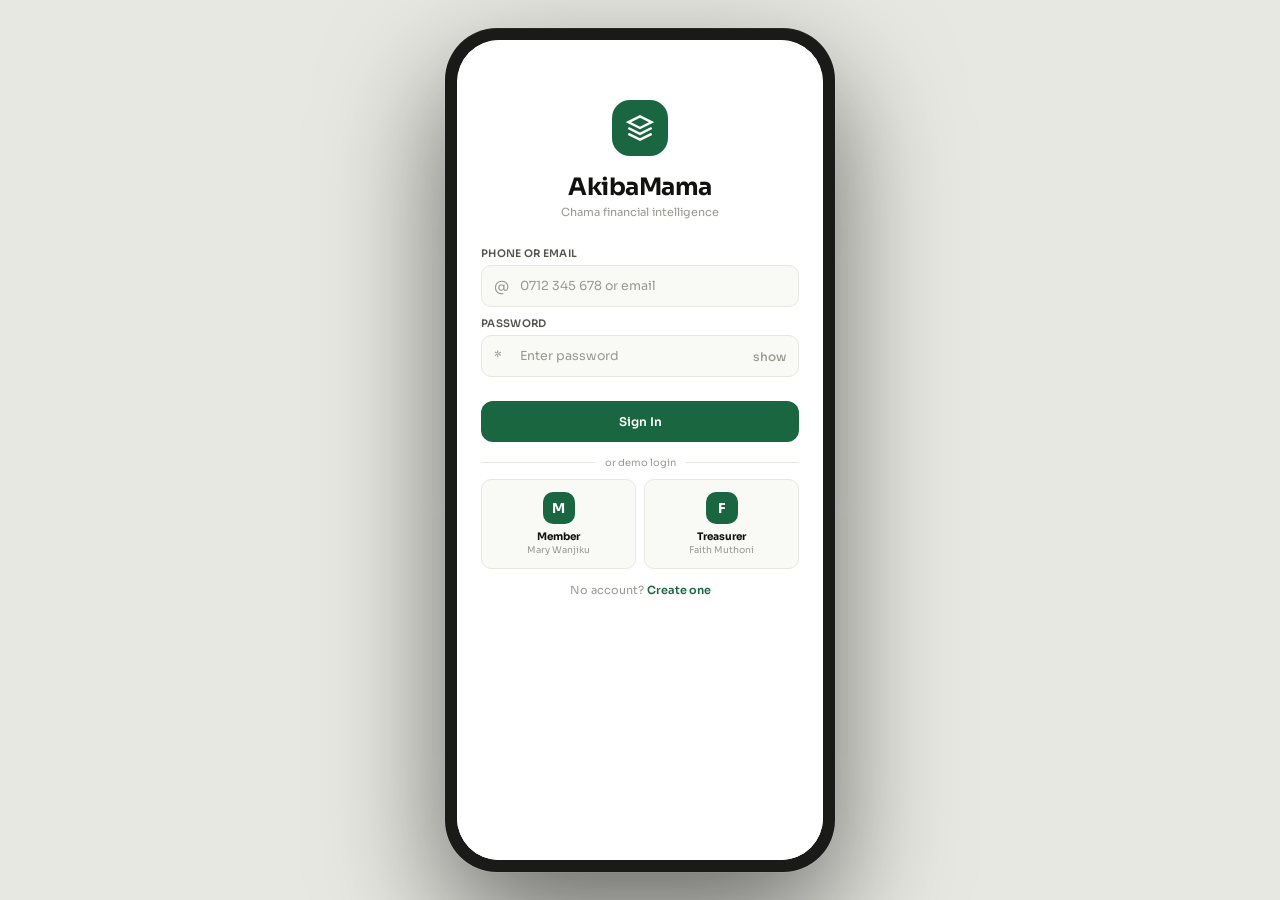
<file: index.html>
<!DOCTYPE html>
<html lang="en">
<head>
<meta charset="UTF-8">
<meta name="viewport" content="width=device-width, initial-scale=1.0, maximum-scale=1.0">
<title>AkibaMama</title>
<link href="https://fonts.googleapis.com/css2?family=Sora:wght@300;400;500;600;700&family=IBM+Plex+Mono:wght@400;500&display=swap" rel="stylesheet">
<link rel="stylesheet" href="style.css">
</head>
<body>
<div class="phone">
<div class="screen">

<!-- STATUS BAR -->
<div class="sbar">
  <span id="app-clock" style="font-size:0.72rem">9:41</span>
  <div style="display:flex;gap:5px;align-items:center">
    <svg width="14" height="10" viewBox="0 0 14 10" fill="none"><rect x="0" y="4" width="2" height="6" rx="0.5" fill="#111"/><rect x="3" y="2.5" width="2" height="7.5" rx="0.5" fill="#111"/><rect x="6" y="1" width="2" height="9" rx="0.5" fill="#111"/><rect x="9" y="0" width="2" height="10" rx="0.5" fill="#111"/></svg>
    <svg width="12" height="10" viewBox="0 0 12 10" fill="none"><rect x="0.5" y="0.5" width="10" height="8" rx="1.5" stroke="#111" stroke-width="1"/><rect x="2" y="2" width="5.5" height="5" rx="0.5" fill="#111"/><path d="M11 3.5v3" stroke="#111" stroke-width="1.2" stroke-linecap="round"/></svg>
  </div>
</div>

<!-- LOGIN -->
<div class="login-screen" id="login-screen">
  <div class="login-mark">
    <svg viewBox="0 0 24 24"><path d="M12 2L2 7l10 5 10-5-10-5z"/><path d="M2 17l10 5 10-5M2 12l10 5 10-5"/></svg>
  </div>
  <div class="login-title">AkibaMama</div>
  <div class="login-sub">Chama financial intelligence</div>

  <!-- SIGN IN -->
  <div class="auth-panel" id="auth-signin">
    <label class="flabel">Phone or Email</label>
    <div class="afield-wrap">
      <span class="afield-icon">@</span>
      <input class="afield" id="si-phone" placeholder="0712 345 678 or email" type="text">
    </div>
    <label class="flabel" style="margin-top:8px">Password</label>
    <div class="afield-wrap">
      <span class="afield-icon">*</span>
      <input class="afield" id="si-password" placeholder="Enter password" type="password">
      <span class="aeye" onclick="togglePwd('si-password',this)">show</span>
    </div>
    <div id="si-error" class="aerror"></div>
    <button class="btn btn-primary btn-full" onclick="doSignIn()" style="margin-top:14px;border-radius:12px;padding:13px">Sign In</button>
    <div class="auth-divider"><span>or demo login</span></div>
    <div class="demo-cards">
      <div class="demo-card" onclick="loginDemo('member')">
        <div class="dc-initial">M</div>
        <div class="dc-role">Member</div>
        <div class="dc-name">Mary Wanjiku</div>
      </div>
      <div class="demo-card" onclick="loginDemo('treasurer')">
        <div class="dc-initial">F</div>
        <div class="dc-role">Treasurer</div>
        <div class="dc-name">Faith Muthoni</div>
      </div>
    </div>
    <div class="auth-switch">No account? <span onclick="showSignUp()">Create one</span></div>
  </div>

  <!-- SIGN UP -->
  <div class="auth-panel hidden" id="auth-signup">
    <div style="display:flex;align-items:center;gap:8px;margin-bottom:18px">
      <button onclick="showSignIn()" style="background:var(--surface2);border:1px solid var(--border);border-radius:8px;padding:5px 10px;font-size:0.72rem;cursor:pointer;font-family:Sora,sans-serif">Back</button>
      <span style="font-size:0.95rem;font-weight:700;color:var(--text)">Create Account</span>
    </div>
    <div class="fgroup">
      <label class="flabel">Full Name</label>
      <div class="afield-wrap"><span class="afield-icon">A</span><input class="afield" id="su-name" placeholder="Jane Wanjiru" type="text"></div>
    </div>
    <div class="frow">
      <div class="fgroup">
        <label class="flabel">Phone</label>
        <div class="afield-wrap"><span class="afield-icon">#</span><input class="afield" id="su-phone" placeholder="0712 345 678" type="tel"></div>
      </div>
      <div class="fgroup">
        <label class="flabel">Role</label>
        <select class="afield" id="su-role" style="padding-left:14px">
          <option value="">Select...</option>
          <option value="member">Member</option>
          <option value="treasurer">Treasurer</option>
          <option value="secretary">Secretary</option>
        </select>
      </div>
    </div>
    <div class="fgroup">
      <label class="flabel">Chama Name</label>
      <div class="afield-wrap"><span class="afield-icon">~</span><input class="afield" id="su-chama" placeholder="e.g. Bidii Women Chama" type="text"></div>
    </div>
    <div class="fgroup">
      <label class="flabel">Password <span style="color:var(--text3);font-size:0.56rem;font-weight:400;text-transform:none">— must be strong</span></label>
      <div class="afield-wrap">
        <span class="afield-icon">*</span>
        <input class="afield" id="su-pwd" placeholder="Create strong password" type="password" oninput="checkPwd(this.value)">
        <span class="aeye" onclick="togglePwd('su-pwd',this)">show</span>
      </div>
      <div class="pwd-meter" id="pwd-meter">
        <div class="pwd-bars"><div class="pwd-bar" id="pb1"></div><div class="pwd-bar" id="pb2"></div><div class="pwd-bar" id="pb3"></div><div class="pwd-bar" id="pb4"></div></div>
        <div class="pwd-lbl" id="pwd-lbl"></div>
        <div class="pwd-hints" id="pwd-hints"></div>
      </div>
    </div>
    <div class="fgroup">
      <label class="flabel">Confirm Password</label>
      <div class="afield-wrap"><span class="afield-icon">*</span><input class="afield" id="su-pwd2" placeholder="Repeat password" type="password"><span class="aeye" onclick="togglePwd('su-pwd2',this)">show</span></div>
    </div>
    <div id="su-error" class="aerror"></div>
    <button class="btn btn-primary btn-full" onclick="doSignUp()" style="margin-top:14px;border-radius:12px;padding:13px">Create Account</button>
    <div class="auth-switch">Have an account? <span onclick="showSignIn()">Sign In</span></div>
  </div>
</div>

<!-- ROLE CHIP -->
<div class="role-chip" id="role-chip" onclick="switchRole()">Switch role</div>

<!-- ══ TREASURER HOME ══ -->
<div class="view active" id="view-home">
  <div class="home-top">
    <div class="home-greet" id="t-greet">Good morning,</div>
    <div class="home-name" id="t-name">Faith Muthoni</div>
    <div class="home-bal-card">
      <div class="hbc-lbl">Group Total Savings</div>
      <div class="hbc-amt">120,000</div>
      <div class="hbc-row">
        <div class="hbc-stat"><div class="hbc-sv">18</div><div class="hbc-sl">Members</div></div>
        <div class="hbc-stat"><div class="hbc-sv">15</div><div class="hbc-sl">Active</div></div>
        <div class="hbc-stat"><div class="hbc-sv">KES 45K</div><div class="hbc-sl">Loaned out</div></div>
      </div>
    </div>
  </div>
  <div class="home-body">
    <div class="qgrid">
      <button class="qbtn" onclick="showView('view-dashboard')">
        <div class="qicon qi-a"><svg viewBox="0 0 24 24"><rect x="3" y="3" width="7" height="7" rx="1"/><rect x="14" y="3" width="7" height="7" rx="1"/><rect x="3" y="14" width="7" height="7" rx="1"/><rect x="14" y="14" width="7" height="7" rx="1"/></svg></div>
        <span class="qlbl">Dashboard</span>
      </button>
      <button class="qbtn" onclick="showView('view-members')">
        <div class="qicon qi-g"><svg viewBox="0 0 24 24"><path d="M17 21v-2a4 4 0 0 0-4-4H5a4 4 0 0 0-4 4v2"/><circle cx="9" cy="7" r="4"/><path d="M23 21v-2a4 4 0 0 0-3-3.87M16 3.13a4 4 0 0 1 0 7.75"/></svg></div>
        <span class="qlbl">Members</span>
      </button>
      <button class="qbtn" onclick="showView('view-loans')">
        <div class="qicon qi-b"><svg viewBox="0 0 24 24"><rect x="2" y="5" width="20" height="14" rx="2"/><path d="M2 10h20"/></svg></div>
        <span class="qlbl">Loans</span>
      </button>
      <button class="qbtn" onclick="showView('view-vote')">
        <div class="qicon qi-r"><svg viewBox="0 0 24 24"><path d="M9 11l3 3L22 4"/><path d="M21 12v7a2 2 0 0 1-2 2H5a2 2 0 0 1-2-2V5a2 2 0 0 1 2-2h11"/></svg></div>
        <span class="qlbl">Vote</span>
      </button>
    </div>

    <div class="shdr"><span class="stitle">Bidii Women Chama</span><span class="slink" onclick="showView('view-insights')">Insights</span></div>
    <div class="chama-card" onclick="showView('view-dashboard')">
      <div class="cc-top">
        <div><div class="cc-name">Group Savings</div><div class="cc-sub">18 members · Active since Jan 2024</div></div>
        <div class="cc-amt">120K</div>
      </div>
      <div class="prog-bg"><div class="prog-fill" style="width:24%"></div></div>
      <div class="prog-lbls"><span>KES 120,000 saved</span><span>Target KES 500,000</span></div>
    </div>

    <div class="ai-card" onclick="showView('view-ai')">
      <div class="ai-icon"><svg viewBox="0 0 24 24"><circle cx="12" cy="12" r="3"/><path d="M12 2v2M12 20v2M2 12h2M20 12h2M4.93 4.93l1.41 1.41M17.66 17.66l1.41 1.41M4.93 19.07l1.41-1.41M17.66 6.34l1.41-1.41"/></svg></div>
      <div>
        <div class="ai-lbl">Akiba AI</div>
        <div class="ai-msg">15 of 18 members contributed this month. At current rate, chama reaches KES 500,000 in 22 months. Consider a Money Market Fund to accelerate growth.</div>
      </div>
    </div>

    <div class="shdr"><span class="stitle">Recent Activity</span><span class="slink" style="color:#8a6d1a" onclick="showView('view-vote')">1 vote pending</span></div>
    <div class="tx-list">
      <div class="tx-row" onclick="showView('view-vote')">
        <div class="tx-av txa-a"><svg viewBox="0 0 24 24"><path d="M9 11l3 3L22 4"/><path d="M21 12v7a2 2 0 0 1-2 2H5a2 2 0 0 1-2-2V5a2 2 0 0 1 2-2h11"/></svg></div>
        <div class="tx-info"><div class="tx-name">Faith — Withdrawal request</div><div class="tx-date">Now · Vote required from all members</div></div>
        <div class="tx-right"><div class="amt-pend">−25,000</div><span class="tag tag-gold" style="margin-top:2px;display:block">PENDING</span></div>
      </div>
      <div class="tx-row">
        <div class="tx-av txa-g"><svg viewBox="0 0 24 24"><path d="M12 5v14M5 12l7-7 7 7"/></svg></div>
        <div class="tx-info"><div class="tx-name">Mary Wanjiku contributed</div><div class="tx-date">Today 09:14 · Paybill 522522</div></div>
        <div class="tx-right"><div class="amt-pos">+1,500</div><span class="tag tag-green" style="margin-top:2px;display:block">CONFIRMED</span></div>
      </div>
      <div class="tx-row">
        <div class="tx-av txa-g"><svg viewBox="0 0 24 24"><path d="M12 5v14M5 12l7-7 7 7"/></svg></div>
        <div class="tx-info"><div class="tx-name">Ann Kamau contributed</div><div class="tx-date">Today 08:52 · Paybill 522522</div></div>
        <div class="tx-right"><div class="amt-pos">+1,500</div><span class="tag tag-green" style="margin-top:2px;display:block">CONFIRMED</span></div>
      </div>
      <div class="tx-row">
        <div class="tx-av txa-b"><svg viewBox="0 0 24 24"><path d="M12 19V5M5 12l7 7 7-7"/></svg></div>
        <div class="tx-info"><div class="tx-name">Grace — Loan repayment</div><div class="tx-date">Yesterday · Auto-matched</div></div>
        <div class="tx-right"><div class="amt-pos">+2,000</div><span class="tag tag-blue" style="margin-top:2px;display:block">RECEIVED</span></div>
      </div>
    </div>
  </div>
</div>

<!-- ══ TREASURER DASHBOARD ══ -->
<div class="view" id="view-dashboard">
  <div class="dash-top">
    <div class="dash-title-row">
      <div class="vtitle">Dashboard</div>
      <button class="btn btn-outline btn-sm" onclick="openModal('modal-add-member')">+ Add Member</button>
    </div>
    <div class="dash-stats">
      <div class="dstat accent"><div class="dstat-n">120K</div><div class="dstat-l">Total Savings</div></div>
      <div class="dstat warn"><div class="dstat-n">45K</div><div class="dstat-l">Loaned Out</div></div>
      <div class="dstat danger"><div class="dstat-n">2</div><div class="dstat-l">Pending</div></div>
    </div>
  </div>
  <div class="body">
    <div class="shdr" style="margin-top:4px"><span class="stitle">M-Pesa Live Feed</span><span class="slink">Auto-recorded</span></div>
    <div class="card" style="padding:4px 6px">
      <div class="mpesa-row"><div class="mpesa-av"><svg viewBox="0 0 24 24"><path d="M12 5v14M5 12l7-7 7 7"/></svg></div><div style="flex:1"><div class="mpesa-name">Mary Wanjiku contributed</div><div class="mpesa-ref">REF: QK3M7X9P · Paybill 522522</div></div><div><div class="mpesa-amt">+1,500</div><div class="mpesa-time">09:14</div></div></div>
      <div class="mpesa-row"><div class="mpesa-av"><svg viewBox="0 0 24 24"><path d="M12 5v14M5 12l7-7 7 7"/></svg></div><div style="flex:1"><div class="mpesa-name">Ann Kamau contributed</div><div class="mpesa-ref">REF: QK3M8A2R · Paybill 522522</div></div><div><div class="mpesa-amt">+1,500</div><div class="mpesa-time">08:52</div></div></div>
      <div class="mpesa-row" style="background:var(--accent-bg);border-radius:8px"><div class="mpesa-av" style="background:var(--accent-bg)"><svg viewBox="0 0 24 24" style="stroke:#8a6d1a"><path d="M10.29 3.86L1.82 18a2 2 0 0 0 1.71 3h16.94a2 2 0 0 0 1.71-3L13.71 3.86a2 2 0 0 0-3.42 0z"/><line x1="12" y1="9" x2="12" y2="13"/><line x1="12" y1="17" x2="12.01" y2="17"/></svg></div><div style="flex:1"><div class="mpesa-name">Jane Mwende — <span style="color:#8a6d1a;font-weight:600">Not paid</span></div><div class="mpesa-ref">Due: 15 Mar · KES 1,000</div></div><div><div style="font-size:0.68rem;font-weight:700;color:#8a6d1a">OVERDUE</div></div></div>
    </div>

    <div class="shdr"><span class="stitle">Pending Loan Requests</span></div>
    <div class="lrc">
      <div class="lrc-top"><div class="lrc-av">GR</div><div><div class="lrc-name">Grace Achieng</div><div class="lrc-sub">Member · 9 months · Score 61</div></div></div>
      <div class="lrc-amt">KES 8,000</div>
      <div class="lrc-detail">Purpose: School fees · Repayment: 3 months · Interest: 10%<br>Guarantor: Ann Kamau confirmed</div>
      <div class="lrc-ai">AI: Savings KES 12,000 · Max eligible KES 12,000 (3x). Request is within safe limits. Recommend approval.</div>
      <div class="lrc-btns">
        <button class="btn btn-outline btn-sm" onclick="approveLoan('Grace')">Approve</button>
        <button class="btn btn-danger btn-sm" onclick="denyLoan('Grace')">Decline</button>
        <button class="btn btn-ghost btn-sm" onclick="showView('view-vote')">Group vote</button>
      </div>
    </div>
    <div class="lrc">
      <div class="lrc-top"><div class="lrc-av">CW</div><div><div class="lrc-name">Cynthia Wafula</div><div class="lrc-sub">Member · 6 months · Score 55</div></div></div>
      <div class="lrc-amt">KES 20,000</div>
      <div class="lrc-detail">Purpose: Business stock · Repayment: 6 months · Interest: 10%</div>
      <div class="lrc-ai">AI: Savings KES 5,000 · Max eligible KES 15,000. Request exceeds limit by KES 5,000. Recommend counter-offer of KES 15,000.</div>
      <div class="lrc-btns">
        <button class="btn btn-ghost btn-sm" onclick="showToast('Counter-offer sent to Cynthia')">Counter offer</button>
        <button class="btn btn-danger btn-sm" onclick="denyLoan('Cynthia')">Decline</button>
      </div>
    </div>

    <div class="shdr"><span class="stitle">Quick Actions</span></div>
    <div style="display:grid;grid-template-columns:1fr 1fr;gap:8px;margin-bottom:10px">
      <button class="btn btn-outline btn-full" onclick="openModal('modal-add-member')">Add Member</button>
      <button class="btn btn-ghost btn-full" onclick="openModal('modal-loan-rules')">Loan Rules</button>
    </div>
    <button class="btn btn-ghost btn-full" onclick="showView('view-vote')" style="margin-bottom:14px">Initiate Group Vote</button>
  </div>
</div>

<!-- ══ MEMBERS VIEW ══ -->
<div class="view" id="view-members">
  <div class="vhdr">
    <div style="display:flex;justify-content:space-between;align-items:flex-start">
      <div><div class="vtitle">Members</div><div class="vsub">Bidii Women Chama · 18 members</div></div>
      <button class="btn btn-primary btn-sm" onclick="openModal('modal-add-member')">+ Add</button>
    </div>
  </div>
  <div class="body">
    <div class="ai-card" style="margin-bottom:12px">
      <div class="ai-icon"><svg viewBox="0 0 24 24"><circle cx="12" cy="12" r="3"/><path d="M12 2v2M12 20v2M2 12h2M20 12h2"/></svg></div>
      <div><div class="ai-lbl">Summary</div><div class="ai-msg">15 of 18 active this month. Jane Mwende and Cynthia Wafula overdue. Beatrice Otieno has highest score (91).</div></div>
    </div>
    <div class="shdr"><span class="stitle">Active Members</span><span class="slink">15 / 18</span></div>
    <div id="members-list"></div>
    <div class="shdr" style="margin-top:6px"><span class="stitle" style="color:#8a6d1a">Overdue This Month</span></div>
    <div class="mem-card" style="border-color:#e8d89a">
      <div class="mem-av" style="background:var(--accent-bg)">JM</div>
      <div class="mem-info"><div class="mem-name">Jane Mwende</div><div class="mem-phone" style="color:#8a6d1a">Has not contributed this month</div></div>
      <div class="mem-right"><span class="tag tag-gold">OVERDUE</span></div>
    </div>
    <div class="mem-card" style="border-color:#e8d89a">
      <div class="mem-av" style="background:var(--accent-bg)">CW</div>
      <div class="mem-info"><div class="mem-name">Cynthia Wafula</div><div class="mem-phone" style="color:#8a6d1a">Has not contributed this month</div></div>
      <div class="mem-right"><span class="tag tag-gold">OVERDUE</span></div>
    </div>
  </div>
</div>

<!-- ══ LOANS VIEW ══ -->
<div class="view" id="view-loans">
  <div class="vhdr"><div class="vtitle">Loans</div><div class="vsub">Eligibility · Active loans · Rules</div></div>
  <div class="body">
    <div class="rules-card">
      <div class="rules-hdr"><span class="rules-hdr-title">Current Loan Rules</span><span class="rules-edit" onclick="openModal('modal-loan-rules')">Edit</span></div>
      <div class="rule-row"><span class="rule-key">Loan multiple</span><span class="rule-val" id="rule-multiple">3x savings</span></div>
      <div class="rule-row"><span class="rule-key">Interest rate</span><span class="rule-val" id="rule-interest">10% flat</span></div>
      <div class="rule-row"><span class="rule-key">Repayment period</span><span class="rule-val" id="rule-period">90 days</span></div>
      <div class="rule-row"><span class="rule-key">Maximum loan</span><span class="rule-val" id="rule-max">KES 50,000</span></div>
      <div class="rule-row"><span class="rule-key">Guarantors required</span><span class="rule-val" id="rule-guarantors">2 members</span></div>
    </div>

    <div class="shdr"><span class="stitle">My Loan Eligibility</span></div>
    <div class="elig-card">
      <div class="elig-lbl">Maximum you can borrow</div>
      <div class="elig-amt">KES 55,500</div>
      <div class="elig-row">
        <div class="elig-stat"><div class="elig-sv">3x</div><div class="elig-sl">Multiplier</div></div>
        <div class="elig-stat"><div class="elig-sv">10%</div><div class="elig-sl">Interest</div></div>
        <div class="elig-stat"><div class="elig-sv">90 days</div><div class="elig-sl">Repayment</div></div>
        <div class="elig-stat"><div class="elig-sv">78/100</div><div class="elig-sl">Score</div></div>
      </div>
    </div>
    <button class="btn btn-primary btn-full" onclick="openModal('modal-loan-apply')" style="margin-bottom:14px;border-radius:12px;padding:12px">Apply for a Loan</button>

    <div class="shdr"><span class="stitle">Active Loans</span><span class="slink">KES 45,000 out</span></div>
    <div class="loan-card"><div class="lc-top"><div><div class="lc-name">Grace Achieng</div><div class="lc-meta">Disbursed Jan 15 · Due Apr 15 · 10%</div></div><div><div class="lc-amt">12,000</div><span class="tag tag-gold">REPAYING</span></div></div><div class="lc-pb"><div class="lc-pf" style="width:45%"></div></div><div class="lc-psub">KES 5,400 repaid · KES 6,600 remaining</div></div>
    <div class="loan-card"><div class="lc-top"><div><div class="lc-name">Beatrice Otieno</div><div class="lc-meta">Disbursed Feb 1 · Due May 1 · 10%</div></div><div><div class="lc-amt">18,000</div><span class="tag tag-green">ON TRACK</span></div></div><div class="lc-pb"><div class="lc-pf" style="width:30%"></div></div><div class="lc-psub">KES 5,400 repaid · KES 12,600 remaining</div></div>
    <div class="loan-card"><div class="lc-top"><div><div class="lc-name">Ann Kamau</div><div class="lc-meta">Disbursed Feb 10 · Due May 10 · 10%</div></div><div><div class="lc-amt">15,000</div><span class="tag tag-green">ON TRACK</span></div></div><div class="lc-pb"><div class="lc-pf" style="width:20%"></div></div><div class="lc-psub">KES 3,000 repaid · KES 12,000 remaining</div></div>
  </div>
</div>

<!-- ══ VOTE VIEW ══ -->
<div class="view" id="view-vote">
  <div class="vote-top"><div class="vtitle">Group Votes</div><div class="vsub">Every transaction requires member approval</div></div>
  <div class="body">
    <div class="shdr"><span class="stitle">Requires Your Vote</span></div>
    <div class="vote-alert">
      <div class="va-hdr"><div class="va-dot"></div><div class="va-label">Live vote in progress</div></div>
      <div class="va-body">
        <div class="va-req"><div class="va-req-av">FM</div><div><div class="va-req-name">Faith Muthoni</div><div class="va-req-role">Treasurer · Bidii Women Chama</div></div></div>
        <div class="va-grid">
          <div class="va-box"><div class="va-bl">Amount</div><div class="va-bv warn">KES 25,000</div></div>
          <div class="va-box"><div class="va-bl">Balance after</div><div class="va-bv good">KES 62,500</div></div>
          <div class="va-box" style="grid-column:span 2"><div class="va-bl">Purpose</div><div class="va-bv">Group farming seeds · Kilimo Traders</div></div>
        </div>
        <div class="va-ai">AI assessment: 28.5% of total funds — within safe limits. Group farming has 78% success rate in your region. Estimated return KES 35,000+. Recommend approval.</div>
        <div class="vote-btns">
          <button class="vbtn vbtn-accept" id="btn-accept" onclick="castVote('accept')">Accept</button>
          <button class="vbtn vbtn-deny"   id="btn-deny"   onclick="castVote('deny')">Deny</button>
        </div>
      </div>
    </div>

    <div class="tally-card">
      <div class="tally-hdr"><span class="tally-title">Vote Tally</span><span class="tally-live" id="tally-live">Live</span></div>
      <div class="tally-row">
        <div class="tally-lr"><span class="tally-lbl">Accept</span><span class="tally-cnt" id="tc-accept" style="color:var(--green)">0 / 17</span></div>
        <div class="tally-bg"><div class="tally-fill tf-green" id="tb-accept" style="width:0%"></div></div>
      </div>
      <div class="tally-row">
        <div class="tally-lr"><span class="tally-lbl">Deny</span><span class="tally-cnt" id="tc-deny" style="color:var(--red)">0 / 17</span></div>
        <div class="tally-bg"><div class="tally-fill tf-red" id="tb-deny" style="width:0%"></div></div>
      </div>
      <div class="tally-status ts-waiting" id="tally-status">Waiting for members to vote (0/17)</div>
    </div>

    <div class="shdr"><span class="stitle">Past Votes</span></div>
    <div class="pv-row"><div class="pv-ic g"><svg viewBox="0 0 24 24"><polyline points="20 6 9 17 4 12"/></svg></div><div style="flex:1"><div class="pv-name">Ann — Loan KES 12,000</div><div class="pv-date">15 Feb · 14/17 approved</div></div><div class="pv-res pvr-g">Approved</div></div>
    <div class="pv-row"><div class="pv-ic g"><svg viewBox="0 0 24 24"><polyline points="20 6 9 17 4 12"/></svg></div><div style="flex:1"><div class="pv-name">T-Bill investment KES 20,000</div><div class="pv-date">1 Feb · 13/17 approved</div></div><div class="pv-res pvr-g">Approved</div></div>
    <div class="pv-row"><div class="pv-ic r"><svg viewBox="0 0 24 24"><line x1="18" y1="6" x2="6" y2="18"/><line x1="6" y1="6" x2="18" y2="18"/></svg></div><div style="flex:1"><div class="pv-name">Grace — Loan KES 15,000</div><div class="pv-date">10 Jan · 12/17 denied</div></div><div class="pv-res pvr-r">Denied</div></div>
  </div>
</div>

<!-- ══ INSIGHTS VIEW ══ -->
<div class="view" id="view-insights">
  <div class="vhdr"><div class="vtitle">Insights</div><div class="vsub">AI-powered financial analysis</div></div>
  <div class="body">
    <div class="insight-hero">
      <div class="ih-lbl">Savings forecast</div>
      <div class="ih-text">At current contribution rate, Bidii Chama reaches the KES 500,000 target in:</div>
      <div class="ih-val">22 months</div>
      <div class="ih-sub">Increase monthly contributions by KES 200 each to reach target in 18 months</div>
    </div>
    <div class="stat-grid">
      <div class="sbox"><div class="sbox-lbl">Avg Monthly</div><div class="sbox-val">6,250</div><div class="sbox-sub">KES per month</div></div>
      <div class="sbox"><div class="sbox-lbl">If Invested (MMF)</div><div class="sbox-val">9,625</div><div class="sbox-sub">Est. interest/year</div></div>
      <div class="sbox"><div class="sbox-lbl">Active Members</div><div class="sbox-val">15 / 18</div><div class="sbox-sub" style="color:#8a6d1a">3 overdue</div></div>
      <div class="sbox"><div class="sbox-lbl">Loan Recovery</div><div class="sbox-val">100%</div><div class="sbox-sub">No defaults</div></div>
    </div>
    <div class="shdr"><span class="stitle">Investment Options</span><span class="slink">AI ranked</span></div>
    <div class="inv-card top"><div class="inv-ic">M</div><div class="inv-info"><div class="inv-name">Money Market Fund</div><div class="inv-desc">Low risk · Withdraw anytime · Best for chamas</div></div><div class="inv-ret"><div class="inv-pct">11%</div><div class="inv-pa">per year</div></div></div>
    <div class="inv-card"><div class="inv-ic">T</div><div class="inv-info"><div class="inv-name">Treasury Bills</div><div class="inv-desc">Government backed · 91-day T-bill</div></div><div class="inv-ret"><div class="inv-pct">14%</div><div class="inv-pa">per year</div></div></div>
    <div class="inv-card"><div class="inv-ic">F</div><div class="inv-info"><div class="inv-name">Group Farming</div><div class="inv-desc">Maize & beans cooperative · High return</div></div><div class="inv-ret"><div class="inv-pct">25%</div><div class="inv-pa">seasonal</div></div></div>
    <div class="inv-card"><div class="inv-ic">S</div><div class="inv-info"><div class="inv-name">SACCO Deposit</div><div class="inv-desc">Dividends + shares · Long term</div></div><div class="inv-ret"><div class="inv-pct">8%</div><div class="inv-pa">+ shares</div></div></div>
  </div>
</div>

<!-- ══ MEMBER HOME ══ -->
<div class="view" id="view-member-home">
  <div class="mhome-top">
    <div class="mhome-row">
      <div><div class="home-greet" id="m-greet">Good morning,</div><div class="home-name" id="m-name">Mary Wanjiku</div></div>
      <div class="mhome-badge">Member</div>
    </div>
    <div class="home-bal-card">
      <div class="hbc-lbl">My Savings</div>
      <div class="hbc-amt" id="m-savings">18,500</div>
      <div class="hbc-row">
        <div class="hbc-stat"><div class="hbc-sv">11</div><div class="hbc-sl">Months</div></div>
        <div class="hbc-stat"><div class="hbc-sv">1,500</div><div class="hbc-sl">This month</div></div>
        <div class="hbc-stat"><div class="hbc-sv">78/100</div><div class="hbc-sl">Credit score</div></div>
      </div>
    </div>
  </div>
  <div class="home-body">
    <div class="qgrid">
      <button class="qbtn" onclick="showView('view-loans')"><div class="qicon qi-b"><svg viewBox="0 0 24 24"><rect x="2" y="5" width="20" height="14" rx="2"/><path d="M2 10h20"/></svg></div><span class="qlbl">Loans</span></button>
      <button class="qbtn" onclick="showView('view-vote')"><div class="qicon qi-r"><svg viewBox="0 0 24 24"><path d="M9 11l3 3L22 4"/><path d="M21 12v7a2 2 0 0 1-2 2H5a2 2 0 0 1-2-2V5a2 2 0 0 1 2-2h11"/></svg></div><span class="qlbl">Vote</span></button>
      <button class="qbtn" onclick="showView('view-insights')"><div class="qicon qi-g"><svg viewBox="0 0 24 24"><polyline points="22 12 18 12 15 21 9 3 6 12 2 12"/></svg></div><span class="qlbl">Insights</span></button>
      <button class="qbtn" onclick="showView('view-ai')"><div class="qicon qi-a"><svg viewBox="0 0 24 24"><circle cx="12" cy="12" r="3"/><path d="M12 2v2M12 20v2M2 12h2M20 12h2"/></svg></div><span class="qlbl">AI Advisor</span></button>
    </div>

    <div class="credit-mini" onclick="showView('view-loans')">
      <div class="cm-ring"><div class="cm-score">78</div></div>
      <div style="flex:1"><div class="cm-grade">Good Standing · Loan Eligible</div><div class="cm-detail">Max loan: <strong style="color:var(--green)">KES 55,500</strong> · 11/12 on time · No defaults</div></div>
      <svg width="7" height="12" viewBox="0 0 7 12" fill="none"><path d="M1 1l5 5-5 5" stroke="var(--text3)" stroke-width="1.5" stroke-linecap="round"/></svg>
    </div>

    <div class="shdr"><span class="stitle">Bidii Women Chama</span><span class="slink" onclick="showView('view-member-members')">Members</span></div>
    <div class="grp-card">
      <div class="grp-top"><div><div class="grp-name">Group Total Savings</div><div class="grp-sub">18 members · Active since Jan 2024</div></div><div class="grp-amt">120K</div></div>
      <div class="prog-bg"><div class="prog-fill" style="width:24%"></div></div>
      <div class="prog-lbls"><span>KES 120,000</span><span>Target KES 500,000</span></div>
      <div class="grp-stats">
        <div class="grp-stat"><div class="grp-sv">15</div><div class="grp-sl">Active this month</div></div>
        <div class="grp-stat"><div class="grp-sv">3</div><div class="grp-sl">Active loans</div></div>
        <div class="grp-stat"><div class="grp-sv">22 mo</div><div class="grp-sl">To target</div></div>
      </div>
      <div class="grp-private">
        <svg width="10" height="12" viewBox="0 0 10 12" fill="none"><rect x="1" y="5" width="8" height="7" rx="1" stroke="var(--text3)" stroke-width="1.2"/><path d="M3 5V3.5a2 2 0 0 1 4 0V5" stroke="var(--text3)" stroke-width="1.2"/></svg>
        Individual savings amounts are private
      </div>
    </div>

    <div class="ai-card" onclick="showView('view-ai')">
      <div class="ai-icon"><svg viewBox="0 0 24 24"><circle cx="12" cy="12" r="3"/><path d="M12 2v2M12 20v2M2 12h2M20 12h2"/></svg></div>
      <div><div class="ai-lbl">Your AI Insight</div><div class="ai-msg">You have contributed consistently for 11 months. Increase to KES 2,000/month to hit your KES 50,000 personal target 6 months sooner.</div></div>
    </div>

    <div class="shdr"><span class="stitle">My Activity</span><span class="slink" style="color:#8a6d1a" onclick="showView('view-vote')">1 vote pending</span></div>
    <div class="tx-list">
      <div class="tx-row" onclick="showView('view-vote')"><div class="tx-av txa-a"><svg viewBox="0 0 24 24"><path d="M9 11l3 3L22 4"/><path d="M21 12v7a2 2 0 0 1-2 2H5a2 2 0 0 1-2-2V5a2 2 0 0 1 2-2h11"/></svg></div><div class="tx-info"><div class="tx-name">Group vote required</div><div class="tx-date">Faith withdrawal · KES 25,000</div></div><div class="tx-right"><div class="amt-pend">VOTE</div></div></div>
      <div class="tx-row"><div class="tx-av txa-g"><svg viewBox="0 0 24 24"><path d="M12 5v14M5 12l7-7 7 7"/></svg></div><div class="tx-info"><div class="tx-name">My contribution</div><div class="tx-date">Today 09:14 · Paybill 522522</div></div><div class="tx-right"><div class="amt-pos">+1,500</div></div></div>
      <div class="tx-row"><div class="tx-av txa-g"><svg viewBox="0 0 24 24"><path d="M12 5v14M5 12l7-7 7 7"/></svg></div><div class="tx-info"><div class="tx-name">My contribution</div><div class="tx-date">Feb 14 · Paybill 522522</div></div><div class="tx-right"><div class="amt-pos">+1,500</div></div></div>
    </div>
    <div style="background:var(--accent-bg);border:1px solid #e8d89a;border-radius:var(--radius);padding:12px 14px;margin-top:2px;display:flex;align-items:center;gap:12px">
      <div style="width:32px;height:32px;border-radius:9px;background:var(--accent-bg);border:1px solid #e8d89a;display:flex;align-items:center;justify-content:center;flex-shrink:0"><svg width="14" height="14" viewBox="0 0 24 24" fill="none" stroke="#8a6d1a" stroke-width="2"><rect x="3" y="4" width="18" height="18" rx="2"/><path d="M16 2v4M8 2v4M3 10h18"/></svg></div>
      <div style="flex:1"><div style="font-size:0.72rem;font-weight:600;color:var(--text)">Next contribution due</div><div style="font-size:0.62rem;color:var(--text3);margin-top:1px">April 15, 2025 · KES 1,500</div></div>
      <button class="btn btn-sm" style="background:var(--accent);color:#fff;border:none" onclick="showToast('M-Pesa prompt sent to 0700 123 456')">Pay</button>
    </div>
  </div>
</div>

<!-- ══ MEMBER MEMBERS VIEW ══ -->
<div class="view" id="view-member-members">
  <div class="vhdr"><div class="vtitle">Members</div><div class="vsub">Names and contribution status only</div></div>
  <div class="body">
    <div style="background:var(--surface2);border:1px solid var(--border);border-radius:var(--radius);padding:11px 13px;margin-bottom:12px;display:flex;gap:10px;align-items:flex-start">
      <svg width="14" height="16" viewBox="0 0 24 24" fill="none" stroke="var(--text3)" stroke-width="1.8"><rect x="3" y="11" width="18" height="11" rx="2"/><path d="M7 11V7a5 5 0 0 1 10 0v4"/></svg>
      <div style="font-size:0.68rem;color:var(--text3);line-height:1.5">Individual savings and loan amounts are private. Only names and contribution status are visible to members.</div>
    </div>
    <div class="shdr"><span class="stitle">Active This Month</span><span class="slink">15 of 18</span></div>
    <div id="member-limited-list"></div>
    <div class="shdr" style="margin-top:6px"><span class="stitle" style="color:#8a6d1a">Overdue</span></div>
    <div class="mi"><div class="mi-av">JM</div><span class="mi-name">Jane Mwende</span><span class="mi-badge mib-o">Overdue</span></div>
    <div class="mi"><div class="mi-av">CW</div><span class="mi-name">Cynthia Wafula</span><span class="mi-badge mib-o">Overdue</span></div>
  </div>
</div>

<!-- ══ AI ADVISOR VIEW ══ -->
<div class="view" id="view-ai">
  <div class="ai-view-hdr">
    <div class="ai-hdr-av"><svg viewBox="0 0 24 24"><circle cx="12" cy="12" r="3"/><path d="M12 2v2M12 20v2M2 12h2M20 12h2M4.93 4.93l1.41 1.41M17.66 17.66l1.41 1.41M4.93 19.07l1.41-1.41M17.66 6.34l1.41-1.41"/></svg></div>
    <div>
      <div class="ai-hdr-name">Akiba AI Advisor</div>
      <div class="ai-hdr-status"><div class="ai-online-dot"></div>Online · Financial Advisor</div>
    </div>
  </div>
  <div class="topic-row">
    <div class="tchip" onclick="sendQuickTopic('What are the best investments for our chama right now?')">Best investments</div>
    <div class="tchip" onclick="sendQuickTopic('What is a Money Market Fund and how does it work?')">Money Market Fund</div>
    <div class="tchip" onclick="sendQuickTopic('Explain Treasury Bills in simple terms')">Treasury Bills</div>
    <div class="tchip" onclick="sendQuickTopic('How can our chama qualify for a bank loan?')">Bank loans</div>
    <div class="tchip" onclick="sendQuickTopic('What does compound interest mean? Give an example in KES')">Compound interest</div>
    <div class="tchip" onclick="sendQuickTopic('What is a SACCO and should our chama join one?')">SACCOs</div>
    <div class="tchip" onclick="sendQuickTopic('How does inflation affect our savings?')">Inflation</div>
  </div>
  <div class="chat-msgs" id="chat-messages">
    <div class="mrow">
      <div class="mav ai"><svg viewBox="0 0 24 24"><circle cx="12" cy="12" r="3"/><path d="M12 2v2M12 20v2M2 12h2M20 12h2"/></svg></div>
      <div>
        <div class="mbub ai">
          <div class="mlbl">Akiba AI</div>
          Hello Mary. I am your financial advisor.<br><br>
          Ask me anything about investments, savings strategies, financial terms, or how to grow your chama wealth. I will give you clear, practical answers based on the Kenyan market.
        </div>
        <div class="mtime">Now</div>
      </div>
    </div>
  </div>
  <div class="chat-input-area">
    <textarea class="chat-ta" id="chat-input" placeholder="Ask a financial question..." rows="1" onkeydown="if(event.key==='Enter'&&!event.shiftKey){event.preventDefault();sendMessage()}" oninput="this.style.height='auto';this.style.height=Math.min(this.scrollHeight,70)+'px'"></textarea>
    <button class="send-btn" id="send-btn" onclick="sendMessage()">
      <svg viewBox="0 0 24 24"><line x1="22" y1="2" x2="11" y2="13"/><polygon points="22 2 15 22 11 13 2 9 22 2"/></svg>
    </button>
  </div>
</div>

<!-- ══ BOTTOM NAV ══ -->
<div class="bnav">
  <button class="nitem active" id="nav-home" onclick="showView(currentRole==='treasurer'?'view-home':'view-member-home')">
    <svg viewBox="0 0 24 24"><path d="M3 9l9-7 9 7v11a2 2 0 0 1-2 2H5a2 2 0 0 1-2-2z"/><polyline points="9 22 9 12 15 12 15 22"/></svg>
    <span class="nlbl">Home</span>
  </button>
  <button class="nitem" id="nav-dashboard" onclick="showView('view-dashboard')" style="display:none">
    <svg viewBox="0 0 24 24"><rect x="3" y="3" width="7" height="7" rx="1"/><rect x="14" y="3" width="7" height="7" rx="1"/><rect x="3" y="14" width="7" height="7" rx="1"/><rect x="14" y="14" width="7" height="7" rx="1"/></svg>
    <span class="nlbl">Dashboard</span>
  </button>
  <button class="nitem" id="nav-members-tab" onclick="showView('view-members')" style="display:none">
    <svg viewBox="0 0 24 24"><path d="M17 21v-2a4 4 0 0 0-4-4H5a4 4 0 0 0-4 4v2"/><circle cx="9" cy="7" r="4"/><path d="M23 21v-2a4 4 0 0 0-3-3.87M16 3.13a4 4 0 0 1 0 7.75"/></svg>
    <span class="nlbl">Members</span>
  </button>
  <button class="nitem" id="nav-loans" onclick="showView('view-loans')">
    <svg viewBox="0 0 24 24"><rect x="2" y="5" width="20" height="14" rx="2"/><line x1="2" y1="10" x2="22" y2="10"/></svg>
    <span class="nlbl">Loans</span>
  </button>
  <button class="nitem" id="nav-insights" onclick="showView('view-insights')">
    <svg viewBox="0 0 24 24"><polyline points="22 12 18 12 15 21 9 3 6 12 2 12"/></svg>
    <span class="nlbl">Insights</span>
  </button>
  <button class="nitem" id="nav-ai" onclick="showView('view-ai')">
    <svg viewBox="0 0 24 24"><circle cx="12" cy="12" r="3"/><path d="M12 2v2M12 20v2M2 12h2M20 12h2"/></svg>
    <span class="nlbl">AI</span>
  </button>
</div>

</div><!-- screen -->
</div><!-- phone -->

<!-- ══ MODALS ══ -->
<div class="modal-overlay" id="modal-add-member">
  <div class="modal-sheet">
    <div class="modal-handle"></div>
    <div class="modal-title">Add New Member</div>
    <div class="fgroup"><label class="flabel">Full Name</label><input class="finput" id="new-member-name" placeholder="e.g. Jane Wanjiru"></div>
    <div class="frow">
      <div class="fgroup"><label class="flabel">Phone Number</label><input class="finput" id="new-member-phone" placeholder="07XX XXX XXX" type="tel"></div>
      <div class="fgroup"><label class="flabel">Role</label><select class="finput" id="new-member-role"><option>Member</option><option>Treasurer</option><option>Secretary</option></select></div>
    </div>
    <div class="fgroup"><label class="flabel">Monthly Contribution (KES)</label><input class="finput" id="new-member-contrib" placeholder="e.g. 1000" type="number"></div>
    <div style="background:var(--green-bg);border:1px solid #c4dccb;border-radius:var(--radius-sm);padding:10px 12px;font-size:0.68rem;color:var(--text2);margin-bottom:14px;line-height:1.6">
      Member will receive an SMS: "You have been added to Bidii Women Chama. Download AkibaMama or dial *789#"
    </div>
    <div style="display:flex;gap:8px">
      <button class="btn btn-primary" style="flex:1;justify-content:center" onclick="addMember()">Add Member</button>
      <button class="btn btn-ghost" style="flex:1;justify-content:center" onclick="closeModal('modal-add-member')">Cancel</button>
    </div>
  </div>
</div>

<div class="modal-overlay" id="modal-loan-rules">
  <div class="modal-sheet">
    <div class="modal-handle"></div>
    <div class="modal-title">Configure Loan Rules</div>
    <div class="fgroup"><label class="flabel">Loan Multiple (x savings)</label><input class="finput" id="rule-input-multiple" value="3" type="number" min="1" max="10"></div>
    <div class="frow">
      <div class="fgroup"><label class="flabel">Interest Rate (%)</label><input class="finput" id="rule-input-interest" value="10" type="number"></div>
      <div class="fgroup"><label class="flabel">Repayment (days)</label><input class="finput" id="rule-input-period" value="90" type="number"></div>
    </div>
    <div class="frow">
      <div class="fgroup"><label class="flabel">Max Loan (KES)</label><input class="finput" id="rule-input-max" value="50000" type="number"></div>
      <div class="fgroup"><label class="flabel">Guarantors</label><input class="finput" id="rule-input-guarantors" value="2" type="number"></div>
    </div>
    <div style="background:var(--green-bg);border:1px solid #c4dccb;border-radius:var(--radius-sm);padding:10px 12px;font-size:0.68rem;color:var(--text2);margin-bottom:14px">
      AI will calculate each member's eligibility automatically based on these rules.
    </div>
    <div style="display:flex;gap:8px">
      <button class="btn btn-primary" style="flex:1;justify-content:center" onclick="saveLoanRules()">Save Rules</button>
      <button class="btn btn-ghost" style="flex:1;justify-content:center" onclick="closeModal('modal-loan-rules')">Cancel</button>
    </div>
  </div>
</div>

<div class="modal-overlay" id="modal-member-detail">
  <div class="modal-sheet">
    <div class="modal-handle"></div>
    <div style="display:flex;align-items:center;gap:12px;margin-bottom:14px">
      <div style="width:44px;height:44px;border-radius:13px;background:var(--green-bg);border:1px solid #c4dccb;display:flex;align-items:center;justify-content:center;font-size:0.9rem;font-weight:700;color:var(--green)" id="detail-initials">MW</div>
      <div><div class="modal-title" style="margin-bottom:1px" id="detail-name">Member</div><div id="detail-phone" style="font-size:0.68rem;color:var(--text3)"></div></div>
    </div>
    <div class="mem-detail-grid" id="detail-grid"></div>
    <div id="detail-ai" style="background:var(--green-bg);border-left:2px solid var(--green);border-radius:0 var(--radius-sm) var(--radius-sm) 0;padding:9px 11px;font-size:0.67rem;color:var(--text2);line-height:1.5;margin-bottom:12px"></div>
    <div style="display:flex;gap:8px">
      <button class="btn btn-outline btn-sm" style="flex:1;justify-content:center" onclick="showToast('Reminder SMS sent');closeModal('modal-member-detail')">Send Reminder</button>
      <button class="btn btn-ghost btn-sm" style="flex:1;justify-content:center" onclick="closeModal('modal-member-detail')">Close</button>
    </div>
  </div>
</div>

<div class="modal-overlay" id="modal-loan-apply">
  <div class="modal-sheet">
    <div class="modal-handle"></div>
    <div class="modal-title">Apply for a Loan</div>
    <div class="elig-banner">
      <div class="eb-lbl">Your eligibility</div>
      <div class="eb-row">
        <div><div class="eb-stat-v">KES 55,500</div><div class="eb-stat-l">Max loan</div></div>
        <div><div class="eb-stat-v">10%</div><div class="eb-stat-l">Interest</div></div>
        <div><div class="eb-stat-v">90 days</div><div class="eb-stat-l">Repayment</div></div>
        <div><div class="eb-stat-v">78/100</div><div class="eb-stat-l">Score</div></div>
      </div>
    </div>
    <div class="fgroup"><label class="flabel">Loan Amount (KES)</label><input class="finput" id="loan-amount" type="number" placeholder="e.g. 15000" max="55500" oninput="updateLoanCalc()"></div>
    <div class="fgroup"><label class="flabel">Purpose</label><select class="finput" id="loan-purpose"><option value="">Select purpose...</option><option>School fees</option><option>Business stock</option><option>Medical emergency</option><option>Group farming</option><option>Home improvement</option><option>Other</option></select></div>
    <div class="fgroup"><label class="flabel">Guarantor 1</label><input class="finput" id="loan-g1" placeholder="e.g. Ann Kamau"></div>
    <div class="fgroup"><label class="flabel">Guarantor 2</label><input class="finput" id="loan-g2" placeholder="e.g. Faith Muthoni"></div>
    <div class="repay-box" id="loan-calc-box">
      <div class="rb-lbl">Repayment summary</div>
      <div class="rb-grid">
        <div>Loan: <strong id="calc-p">—</strong></div>
        <div>Interest: <strong id="calc-i">—</strong></div>
        <div>Total: <strong id="calc-t">—</strong></div>
        <div>Per month: <strong id="calc-m">—</strong></div>
      </div>
    </div>
    <div style="display:flex;gap:8px;margin-top:4px">
      <button class="btn btn-primary" style="flex:1;justify-content:center" onclick="submitLoanApp()">Submit Request</button>
      <button class="btn btn-ghost" style="flex:1;justify-content:center" onclick="closeModal('modal-loan-apply')">Cancel</button>
    </div>
  </div>
</div>

<div class="toast" id="toast"></div>

<script src="app.js"></script>
</body>
</html>
</file>
<file: style.css>
:root {
  --bg:       #f5f5f0;
  --surface:  #ffffff;
  --surface2: #f9f9f6;
  --border:   #e8e8e2;
  --border2:  #d4d4cc;
  --text:     #111110;
  --text2:    #555550;
  --text3:    #999990;
  --green:    #1a6640;
  --green-bg: #eef5f1;
  --green-mid:#248a52;
  --accent:   #c8a84b;
  --accent-bg:#faf4e6;
  --red:      #c0392b;
  --red-bg:   #fdf0ee;
  --blue:     #2563a8;
  --blue-bg:  #eef3fb;
  --shadow-sm:0 1px 3px rgba(0,0,0,0.06), 0 1px 2px rgba(0,0,0,0.04);
  --shadow:   0 4px 12px rgba(0,0,0,0.07), 0 2px 4px rgba(0,0,0,0.04);
  --shadow-lg:0 16px 40px rgba(0,0,0,0.10), 0 4px 8px rgba(0,0,0,0.05);
  --radius:   16px;
  --radius-sm:10px;
  --radius-lg:24px;
}

*{box-sizing:border-box;margin:0;padding:0;-webkit-tap-highlight-color:transparent;}

body {
  font-family:'Sora',sans-serif;
  background:#e8e8e2;
  min-height:100vh;
  display:flex;
  align-items:center;
  justify-content:center;
  padding:24px;
}

/* ── PHONE ── */
.phone {
  width:390px;
  height:844px;
  background:#1a1a18;
  border-radius:52px;
  padding:12px;
  box-shadow:
    0 0 0 1px rgba(255,255,255,0.06),
    0 50px 120px rgba(0,0,0,0.55),
    inset 0 1px 0 rgba(255,255,255,0.05);
  position:relative;
  flex-shrink:0;
}
.phone::before {
  content:'';
  position:absolute;
  top:12px; left:50%; transform:translateX(-50%);
  width:116px; height:32px;
  background:#1a1a18;
  border-radius:0 0 18px 18px;
  z-index:100;
}
.screen {
  width:100%; height:100%;
  background:var(--bg);
  border-radius:42px;
  overflow:hidden;
  display:flex;
  flex-direction:column;
  position:relative;
}

/* ── STATUS BAR ── */
.sbar {
  display:flex;
  justify-content:space-between;
  align-items:center;
  padding:46px 22px 0;
  font-size:0.68rem;
  font-weight:600;
  color:var(--text);
  flex-shrink:0;
  font-family:'IBM Plex Mono',monospace;
}

/* ── VIEWS ── */
.view {
  flex:1; overflow-y:auto; overflow-x:hidden;
  display:none; flex-direction:column;
  scrollbar-width:none;
}
.view::-webkit-scrollbar{display:none;}
.view.active{display:flex;}

/* ── BOTTOM NAV ── */
.bnav {
  background:var(--surface);
  border-top:1px solid var(--border);
  display:flex;
  padding:10px 0 20px;
  flex-shrink:0;
}
.nitem {
  flex:1; display:flex; flex-direction:column;
  align-items:center; gap:3px;
  cursor:pointer; padding:4px 0;
  border:none; background:none; transition:all 0.15s;
}
.nitem svg { width:20px; height:20px; stroke:var(--text3); stroke-width:1.8; fill:none; transition:stroke 0.15s; }
.nitem .nlbl { font-size:0.5rem; font-weight:500; color:var(--text3); letter-spacing:0.2px; }
.nitem.active svg { stroke:var(--green); }
.nitem.active .nlbl { color:var(--green); }
.nitem:active { opacity:0.6; }

/* ── SHARED ── */
.vhdr {
  padding:52px 20px 16px;
  background:var(--surface);
  border-bottom:1px solid var(--border);
  flex-shrink:0;
}
.vtitle { font-size:1.2rem; font-weight:700; color:var(--text); letter-spacing:-0.3px; }
.vsub   { font-size:0.7rem; color:var(--text3); margin-top:3px; font-weight:400; }

.body { padding:16px; flex:1; overflow-y:auto; scrollbar-width:none; }
.body::-webkit-scrollbar { display:none; }

.shdr {
  display:flex; justify-content:space-between;
  align-items:center; margin-bottom:10px;
}
.stitle { font-size:0.75rem; font-weight:600; color:var(--text); letter-spacing:0.1px; }
.slink  { font-size:0.68rem; color:var(--green); font-weight:500; cursor:pointer; }

.card {
  background:var(--surface);
  border-radius:var(--radius);
  border:1px solid var(--border);
  padding:14px;
  margin-bottom:10px;
  box-shadow:var(--shadow-sm);
}

.tag {
  display:inline-block;
  font-size:0.58rem; font-weight:600;
  padding:2px 8px; border-radius:20px;
  letter-spacing:0.3px;
}
.tag-green  { background:var(--green-bg);  color:var(--green); }
.tag-gold   { background:var(--accent-bg); color:#8a6d1a; }
.tag-red    { background:var(--red-bg);    color:var(--red); }
.tag-blue   { background:var(--blue-bg);   color:var(--blue); }
.tag-gray   { background:#f0f0ec; color:var(--text2); }

.btn {
  display:inline-flex; align-items:center; justify-content:center; gap:6px;
  border:none; border-radius:var(--radius-sm);
  padding:10px 16px;
  font-family:'Sora',sans-serif; font-size:0.75rem; font-weight:600;
  cursor:pointer; transition:all 0.15s;
}
.btn:active { transform:scale(0.97); }
.btn-primary { background:var(--green); color:#fff; }
.btn-primary:hover { background:var(--green-mid); }
.btn-outline { background:var(--green-bg); color:var(--green); border:1px solid #c4dccb; }
.btn-danger  { background:var(--red-bg); color:var(--red); }
.btn-ghost   { background:var(--surface2); color:var(--text2); border:1px solid var(--border); }
.btn-sm { padding:6px 12px; font-size:0.68rem; border-radius:8px; }
.btn-full { width:100%; }

.divider { height:1px; background:var(--border); margin:12px 0; }

/* ── TOAST ── */
.toast {
  position:fixed; bottom:90px; left:50%;
  transform:translateX(-50%) translateY(8px);
  background:var(--text); color:#fff;
  font-size:0.7rem; font-weight:500;
  padding:9px 18px; border-radius:20px;
  white-space:nowrap; opacity:0; pointer-events:none;
  transition:all 0.25s ease; z-index:999;
  box-shadow:0 4px 16px rgba(0,0,0,0.2);
}
.toast.show { opacity:1; transform:translateX(-50%) translateY(0); }

/* ── MODAL ── */
.modal-overlay {
  position:absolute; inset:0;
  background:rgba(0,0,0,0.35);
  z-index:300; display:none;
  align-items:flex-end;
  border-radius:42px; overflow:hidden;
  backdrop-filter:blur(2px);
}
.modal-overlay.open { display:flex; }
.modal-sheet {
  background:var(--surface);
  border-radius:22px 22px 0 0;
  padding:20px; width:100%;
  max-height:78%; overflow-y:auto;
  scrollbar-width:none;
}
.modal-sheet::-webkit-scrollbar{display:none;}
.modal-handle {
  width:32px; height:3px;
  background:var(--border2);
  border-radius:2px; margin:0 auto 16px;
}
.modal-title {
  font-size:1rem; font-weight:700;
  color:var(--text); margin-bottom:14px;
  letter-spacing:-0.2px;
}

.finput {
  width:100%;
  background:var(--surface2);
  border:1px solid var(--border);
  border-radius:var(--radius-sm);
  padding:11px 14px;
  font-family:'Sora',sans-serif; font-size:0.78rem;
  color:var(--text); outline:none;
  transition:border-color 0.15s;
}
.finput:focus { border-color:var(--green); background:var(--surface); }
.finput::placeholder { color:var(--text3); }
.flabel {
  display:block; font-size:0.65rem;
  font-weight:600; color:var(--text2);
  margin-bottom:5px; letter-spacing:0.3px;
  text-transform:uppercase;
}
.fgroup { margin-bottom:12px; }
.frow { display:grid; grid-template-columns:1fr 1fr; gap:10px; }

/* ── LOGIN SCREEN ── */
.login-screen {
  position:absolute; inset:0;
  background:var(--surface);
  border-radius:42px;
  display:flex; flex-direction:column;
  align-items:center; justify-content:flex-start;
  padding:60px 24px 28px;
  z-index:200; overflow-y:auto;
}
.login-screen.hidden { display:none; }

.login-mark {
  width:56px; height:56px;
  background:var(--green);
  border-radius:18px;
  display:flex; align-items:center; justify-content:center;
  margin-bottom:16px;
}
.login-mark svg { width:28px; height:28px; stroke:#fff; stroke-width:2; fill:none; }

.login-title {
  font-size:1.5rem; font-weight:700;
  color:var(--text); letter-spacing:-0.5px;
  margin-bottom:3px; text-align:center;
}
.login-sub {
  font-size:0.7rem; color:var(--text3);
  text-align:center; margin-bottom:28px;
  font-weight:400;
}

.auth-panel { width:100%; }
.auth-panel.hidden { display:none; }

.afield-wrap {
  position:relative; margin-bottom:10px;
}
.afield-icon {
  position:absolute; left:13px; top:50%;
  transform:translateY(-50%);
  color:var(--text3); font-size:0.85rem;
  pointer-events:none;
}
.afield {
  width:100%; background:var(--surface2);
  border:1px solid var(--border);
  border-radius:var(--radius-sm);
  padding:12px 14px 12px 38px;
  font-family:'Sora',sans-serif; font-size:0.78rem;
  color:var(--text); outline:none;
  transition:border-color 0.15s;
}
.afield:focus { border-color:var(--green); background:var(--surface); }
.afield::placeholder { color:var(--text3); }
.aeye {
  position:absolute; right:13px; top:50%;
  transform:translateY(-50%);
  cursor:pointer; color:var(--text3);
  font-size:0.75rem; font-weight:500;
  transition:color 0.15s;
}
.aeye:hover { color:var(--text); }

.aerror {
  background:var(--red-bg); border:1px solid #f0c8c4;
  border-radius:var(--radius-sm); padding:9px 12px;
  font-size:0.68rem; color:var(--red);
  margin-top:8px; line-height:1.5; display:none;
}

/* Password strength */
.pwd-meter { margin-bottom:10px; display:none; }
.pwd-bars  { display:flex; gap:3px; margin-bottom:5px; }
.pwd-bar   { flex:1; height:3px; border-radius:2px; background:var(--border); transition:background 0.3s; }
.pwd-bar.weak   { background:#e05252; }
.pwd-bar.fair   { background:var(--accent); }
.pwd-bar.good   { background:var(--green-mid); }
.pwd-bar.strong { background:var(--green); }
.pwd-lbl { font-size:0.6rem; color:var(--text3); margin-bottom:4px; }
.pwd-hints { display:flex; flex-wrap:wrap; gap:3px; }
.phint {
  font-size:0.57rem; padding:2px 7px;
  border-radius:20px; font-weight:500;
}
.phint-ok   { background:var(--green-bg); color:var(--green); }
.phint-fail { background:#f0f0ec; color:var(--text3); }

.auth-divider {
  display:flex; align-items:center; gap:10px;
  margin:14px 0 10px; width:100%;
}
.auth-divider::before,.auth-divider::after {
  content:''; flex:1; height:1px; background:var(--border);
}
.auth-divider span { font-size:0.62rem; color:var(--text3); }

.demo-cards { display:grid; grid-template-columns:1fr 1fr; gap:8px; }
.demo-card {
  border:1px solid var(--border); border-radius:var(--radius-sm);
  padding:12px 10px; text-align:center; cursor:pointer;
  background:var(--surface2); transition:all 0.15s;
}
.demo-card:hover { border-color:var(--green); background:var(--green-bg); }
.demo-card:active { transform:scale(0.96); }
.dc-initial {
  width:32px; height:32px; border-radius:10px;
  background:var(--green); color:#fff;
  font-size:0.85rem; font-weight:700;
  display:flex; align-items:center; justify-content:center;
  margin:0 auto 6px;
}
.dc-role { font-size:0.65rem; font-weight:700; color:var(--text); margin-bottom:1px; }
.dc-name { font-size:0.58rem; color:var(--text3); }

.auth-switch {
  text-align:center; font-size:0.7rem;
  color:var(--text3); margin-top:14px;
}
.auth-switch span {
  color:var(--green); font-weight:600; cursor:pointer;
}

/* ── ROLE CHIP ── */
.role-chip {
  position:absolute; top:52px; right:16px; z-index:50;
  background:var(--surface); border:1px solid var(--border);
  border-radius:20px; padding:4px 12px;
  font-size:0.58rem; font-weight:600; color:var(--text2);
  cursor:pointer; display:none; box-shadow:var(--shadow-sm);
}
.role-chip.show { display:block; }

/* ══════════════════════════════
   HOME VIEW (TREASURER)
══════════════════════════════ */
.home-top {
  background:var(--green);
  padding:24px 20px 44px;
  position:relative; flex-shrink:0;
}
.home-greet { color:rgba(255,255,255,0.65); font-size:0.7rem; font-weight:400; margin-bottom:2px; }
.home-name  { color:#fff; font-size:1.2rem; font-weight:700; letter-spacing:-0.3px; margin-bottom:16px; }
.home-bal-card {
  background:rgba(255,255,255,0.1);
  border:1px solid rgba(255,255,255,0.15);
  border-radius:var(--radius);
  padding:16px;
}
.hbc-lbl  { color:rgba(255,255,255,0.6); font-size:0.62rem; letter-spacing:0.5px; text-transform:uppercase; margin-bottom:4px; }
.hbc-amt  { color:#fff; font-size:1.8rem; font-weight:700; letter-spacing:-1px; font-family:'IBM Plex Mono',monospace; margin-bottom:10px; }
.hbc-row  { display:flex; gap:12px; }
.hbc-stat { flex:1; background:rgba(0,0,0,0.12); border-radius:8px; padding:8px 10px; }
.hbc-sv   { color:rgba(255,255,255,0.9); font-size:0.78rem; font-weight:600; font-family:'IBM Plex Mono',monospace; }
.hbc-sl   { color:rgba(255,255,255,0.5); font-size:0.56rem; margin-top:1px; }

.home-body { padding:16px; flex:1; overflow-y:auto; scrollbar-width:none; margin-top:-24px; }
.home-body::-webkit-scrollbar{display:none;}

/* Quick grid */
.qgrid { display:grid; grid-template-columns:repeat(4,1fr); gap:8px; margin-bottom:14px; }
.qbtn {
  background:var(--surface); border:1px solid var(--border);
  border-radius:var(--radius-sm); padding:12px 8px 10px;
  display:flex; flex-direction:column; align-items:center; gap:6px;
  cursor:pointer; transition:all 0.15s; box-shadow:var(--shadow-sm);
}
.qbtn:active { transform:scale(0.94); background:var(--green-bg); border-color:var(--green); }
.qicon {
  width:36px; height:36px; border-radius:10px;
  display:flex; align-items:center; justify-content:center;
}
.qi-g  { background:var(--green-bg); }
.qi-a  { background:var(--accent-bg); }
.qi-b  { background:var(--blue-bg); }
.qi-r  { background:#f0f0ec; }
.qicon svg { width:16px; height:16px; stroke-width:2; fill:none; }
.qi-g svg  { stroke:var(--green); }
.qi-a svg  { stroke:#8a6d1a; }
.qi-b svg  { stroke:var(--blue); }
.qi-r svg  { stroke:var(--text2); }
.qlbl { font-size:0.55rem; font-weight:600; color:var(--text2); text-align:center; line-height:1.3; }

/* Chama progress */
.chama-card {
  background:var(--surface); border:1px solid var(--border);
  border-radius:var(--radius); padding:16px; margin-bottom:10px;
  box-shadow:var(--shadow-sm);
}
.cc-top { display:flex; justify-content:space-between; align-items:flex-start; margin-bottom:12px; }
.cc-name { font-size:0.78rem; font-weight:600; color:var(--text); }
.cc-sub  { font-size:0.62rem; color:var(--text3); margin-top:1px; }
.cc-amt  { font-size:1rem; font-weight:700; color:var(--green); font-family:'IBM Plex Mono',monospace; }
.prog-bg { background:var(--border); border-radius:3px; height:4px; margin:10px 0 6px; overflow:hidden; }
.prog-fill { height:100%; background:var(--green); border-radius:3px; transition:width 0.8s ease; }
.prog-lbls { display:flex; justify-content:space-between; font-size:0.6rem; color:var(--text3); }
.prog-lbls span { color:var(--text2); font-weight:600; }

/* AI insight */
.ai-card {
  background:var(--surface); border:1px solid var(--border);
  border-radius:var(--radius); padding:14px; margin-bottom:10px;
  display:flex; gap:12px; align-items:flex-start;
  cursor:pointer; box-shadow:var(--shadow-sm);
  transition:border-color 0.15s;
}
.ai-card:hover { border-color:var(--green); }
.ai-icon {
  width:32px; height:32px; border-radius:9px;
  background:var(--green); display:flex; align-items:center;
  justify-content:center; flex-shrink:0;
}
.ai-icon svg { width:15px; height:15px; stroke:#fff; stroke-width:2; fill:none; }
.ai-lbl { font-size:0.58rem; font-weight:600; color:var(--green); letter-spacing:0.5px; text-transform:uppercase; margin-bottom:3px; }
.ai-msg { font-size:0.7rem; color:var(--text2); line-height:1.5; }

/* Transaction feed */
.tx-list { background:var(--surface); border:1px solid var(--border); border-radius:var(--radius); overflow:hidden; margin-bottom:10px; box-shadow:var(--shadow-sm); }
.tx-row { display:flex; align-items:center; gap:10px; padding:11px 14px; border-bottom:1px solid var(--border); cursor:pointer; transition:background 0.1s; }
.tx-row:last-child { border-bottom:none; }
.tx-row:active { background:var(--surface2); }
.tx-av { width:34px; height:34px; border-radius:10px; display:flex; align-items:center; justify-content:center; flex-shrink:0; }
.tx-av svg { width:14px; height:14px; stroke-width:2; fill:none; }
.txa-g  { background:var(--green-bg); }  .txa-g svg  { stroke:var(--green); }
.txa-a  { background:var(--accent-bg); } .txa-a svg  { stroke:#8a6d1a; }
.txa-b  { background:var(--blue-bg); }   .txa-b svg  { stroke:var(--blue); }
.txa-r  { background:var(--red-bg); }    .txa-r svg  { stroke:var(--red); }
.tx-info { flex:1; }
.tx-name { font-size:0.73rem; font-weight:600; color:var(--text); }
.tx-date { font-size:0.6rem; color:var(--text3); margin-top:1px; }
.tx-right { text-align:right; }
.amt-pos  { font-size:0.75rem; font-weight:700; color:var(--green); font-family:'IBM Plex Mono',monospace; }
.amt-neg  { font-size:0.75rem; font-weight:700; color:var(--red); font-family:'IBM Plex Mono',monospace; }
.amt-pend { font-size:0.75rem; font-weight:700; color:var(--accent); font-family:'IBM Plex Mono',monospace; }

/* ══════════════════════════════
   TREASURER DASHBOARD
══════════════════════════════ */
.dash-top {
  background:var(--surface);
  border-bottom:1px solid var(--border);
  padding:52px 20px 16px; flex-shrink:0;
}
.dash-title-row { display:flex; justify-content:space-between; align-items:center; margin-bottom:14px; }
.dash-title { font-size:1.1rem; font-weight:700; color:var(--text); letter-spacing:-0.2px; }
.dash-stats { display:grid; grid-template-columns:repeat(3,1fr); gap:8px; }
.dstat { background:var(--surface2); border:1px solid var(--border); border-radius:var(--radius-sm); padding:10px 8px; text-align:center; }
.dstat-n { font-size:0.95rem; font-weight:700; color:var(--text); font-family:'IBM Plex Mono',monospace; }
.dstat-l { font-size:0.55rem; color:var(--text3); margin-top:2px; font-weight:500; }
.dstat.accent .dstat-n { color:var(--green); }
.dstat.warn   .dstat-n { color:#8a6d1a; }
.dstat.danger .dstat-n { color:var(--red); }

/* Loan request card */
.lrc {
  background:var(--surface); border:1px solid var(--border);
  border-radius:var(--radius); padding:14px; margin-bottom:10px;
  box-shadow:var(--shadow-sm);
}
.lrc-top { display:flex; align-items:center; gap:10px; margin-bottom:10px; }
.lrc-av {
  width:36px; height:36px; border-radius:10px;
  background:var(--green-bg); display:flex; align-items:center;
  justify-content:center; font-size:0.9rem; flex-shrink:0;
}
.lrc-name { font-size:0.78rem; font-weight:600; color:var(--text); }
.lrc-sub  { font-size:0.6rem; color:var(--text3); margin-top:1px; }
.lrc-amt  { font-size:1rem; font-weight:700; color:var(--text); font-family:'IBM Plex Mono',monospace; margin-bottom:6px; }
.lrc-detail { font-size:0.68rem; color:var(--text2); line-height:1.6; margin-bottom:8px; }
.lrc-ai {
  background:var(--green-bg); border-radius:8px;
  padding:8px 10px; font-size:0.67rem; color:var(--green);
  line-height:1.5; margin-bottom:10px; border-left:2px solid var(--green);
}
.lrc-btns { display:flex; gap:6px; }

/* M-Pesa feed */
.mpesa-row { display:flex; align-items:center; gap:10px; padding:10px 14px; border-bottom:1px solid var(--border); }
.mpesa-row:last-child { border-bottom:none; }
.mpesa-av { width:32px; height:32px; border-radius:9px; background:var(--green-bg); display:flex; align-items:center; justify-content:center; flex-shrink:0; }
.mpesa-av svg { width:13px; height:13px; stroke:var(--green); stroke-width:2; fill:none; }
.mpesa-name { font-size:0.71rem; font-weight:600; color:var(--text); }
.mpesa-ref  { font-size:0.58rem; color:var(--text3); font-family:'IBM Plex Mono',monospace; margin-top:1px; }
.mpesa-amt  { font-size:0.74rem; font-weight:700; color:var(--green); font-family:'IBM Plex Mono',monospace; }
.mpesa-time { font-size:0.58rem; color:var(--text3); text-align:right; margin-top:1px; }

/* ══════════════════════════════
   MEMBERS VIEW
══════════════════════════════ */
.mem-card {
  background:var(--surface); border:1px solid var(--border);
  border-radius:var(--radius); padding:12px 14px; margin-bottom:8px;
  display:flex; align-items:center; gap:12px;
  cursor:pointer; transition:all 0.15s; box-shadow:var(--shadow-sm);
}
.mem-card:active { background:var(--surface2); }
.mem-card.me { border-color:var(--green); }
.mem-av {
  width:38px; height:38px; border-radius:11px;
  background:var(--green-bg); display:flex; align-items:center;
  justify-content:center; font-size:1rem; flex-shrink:0;
}
.mem-info { flex:1; }
.mem-name { font-size:0.76rem; font-weight:600; color:var(--text); }
.mem-phone{ font-size:0.6rem; color:var(--text3); margin-top:2px; }
.mem-right { text-align:right; }
.you-badge {
  font-size:0.52rem; background:var(--green); color:#fff;
  padding:1px 6px; border-radius:8px; margin-left:5px;
  font-weight:600;
}
.score-num {
  font-size:0.75rem; font-weight:700;
  font-family:'IBM Plex Mono',monospace;
}
.score-high { color:var(--green); }
.score-mid  { color:#8a6d1a; }
.score-low  { color:var(--red); }

/* ══════════════════════════════
   LOANS VIEW
══════════════════════════════ */
.rules-card {
  background:var(--surface); border:1px solid var(--border);
  border-radius:var(--radius); overflow:hidden; margin-bottom:10px;
  box-shadow:var(--shadow-sm);
}
.rules-hdr {
  background:var(--green); padding:10px 14px;
  display:flex; justify-content:space-between; align-items:center;
}
.rules-hdr-title { font-size:0.72rem; font-weight:600; color:#fff; }
.rules-edit { font-size:0.62rem; color:rgba(255,255,255,0.75); cursor:pointer; }
.rule-row {
  display:flex; justify-content:space-between;
  padding:9px 14px; border-bottom:1px solid var(--border);
  font-size:0.7rem;
}
.rule-row:last-child { border-bottom:none; }
.rule-key { color:var(--text3); }
.rule-val { color:var(--text); font-weight:600; font-family:'IBM Plex Mono',monospace; }

.elig-card {
  background:var(--green); border-radius:var(--radius);
  padding:16px; margin-bottom:10px;
}
.elig-lbl { color:rgba(255,255,255,0.65); font-size:0.62rem; text-transform:uppercase; letter-spacing:0.5px; margin-bottom:4px; }
.elig-amt { color:#fff; font-size:1.5rem; font-weight:700; font-family:'IBM Plex Mono',monospace; margin-bottom:10px; }
.elig-row { display:flex; gap:8px; }
.elig-stat { flex:1; background:rgba(0,0,0,0.12); border-radius:8px; padding:8px 10px; }
.elig-sv { color:rgba(255,255,255,0.9); font-size:0.72rem; font-weight:600; }
.elig-sl { color:rgba(255,255,255,0.5); font-size:0.55rem; margin-top:1px; }

.loan-card {
  background:var(--surface); border:1px solid var(--border);
  border-radius:var(--radius); padding:13px; margin-bottom:8px;
  box-shadow:var(--shadow-sm);
}
.lc-top { display:flex; justify-content:space-between; align-items:flex-start; margin-bottom:6px; }
.lc-name { font-size:0.75rem; font-weight:600; color:var(--text); }
.lc-amt  { font-size:0.82rem; font-weight:700; font-family:'IBM Plex Mono',monospace; color:var(--text); }
.lc-meta { font-size:0.62rem; color:var(--text3); margin-bottom:8px; }
.lc-pb { background:var(--border); border-radius:2px; height:3px; overflow:hidden; margin-bottom:4px; }
.lc-pf { height:100%; background:var(--green); border-radius:2px; }
.lc-psub { font-size:0.6rem; color:var(--text3); }

/* ══════════════════════════════
   VOTE VIEW
══════════════════════════════ */
.vote-top {
  background:var(--surface);
  border-bottom:1px solid var(--border);
  padding:52px 20px 16px; flex-shrink:0;
}
.vote-alert {
  background:var(--surface); border:1px solid var(--border);
  border-radius:var(--radius); overflow:hidden;
  margin-bottom:10px; box-shadow:var(--shadow-sm);
}
.va-hdr {
  background:var(--accent-bg); border-bottom:1px solid #e8d89a;
  padding:10px 14px; display:flex; align-items:center; gap:8px;
}
.va-dot { width:6px; height:6px; border-radius:50%; background:var(--accent); animation:blink 1.5s ease infinite; }
.va-label { font-size:0.62rem; font-weight:700; color:#8a6d1a; letter-spacing:0.5px; text-transform:uppercase; }
.va-body { padding:14px; }
.va-req { display:flex; align-items:center; gap:10px; margin-bottom:12px; }
.va-req-av { width:36px; height:36px; border-radius:10px; background:var(--green-bg); display:flex; align-items:center; justify-content:center; font-size:0.95rem; }
.va-req-name { font-size:0.78rem; font-weight:600; color:var(--text); }
.va-req-role { font-size:0.6rem; color:var(--text3); }
.va-grid { display:grid; grid-template-columns:1fr 1fr; gap:8px; margin-bottom:12px; }
.va-box { background:var(--surface2); border:1px solid var(--border); border-radius:var(--radius-sm); padding:9px 11px; }
.va-bl { font-size:0.58rem; color:var(--text3); margin-bottom:2px; text-transform:uppercase; letter-spacing:0.3px; }
.va-bv { font-size:0.78rem; font-weight:700; color:var(--text); font-family:'IBM Plex Mono',monospace; }
.va-bv.warn { color:var(--accent); }
.va-bv.good { color:var(--green); }
.va-ai {
  background:var(--green-bg); border-left:2px solid var(--green);
  border-radius:0 var(--radius-sm) var(--radius-sm) 0;
  padding:9px 11px; margin-bottom:12px;
  font-size:0.68rem; color:var(--text2); line-height:1.5;
}
.vote-btns { display:grid; grid-template-columns:1fr 1fr; gap:8px; }
.vbtn {
  border:1px solid var(--border); border-radius:var(--radius-sm);
  padding:12px; background:var(--surface2);
  font-family:'Sora',sans-serif; font-size:0.75rem; font-weight:600;
  cursor:pointer; transition:all 0.15s; text-align:center;
}
.vbtn:active { transform:scale(0.95); }
.vbtn-accept { color:var(--green); border-color:#c4dccb; }
.vbtn-accept:hover { background:var(--green-bg); }
.vbtn-deny   { color:var(--red); border-color:#f0c8c4; }
.vbtn-deny:hover { background:var(--red-bg); }
.vbtn.voted-accept { background:var(--green); color:#fff; border-color:var(--green); }
.vbtn.voted-deny   { background:var(--red); color:#fff; border-color:var(--red); }

.tally-card {
  background:var(--surface); border:1px solid var(--border);
  border-radius:var(--radius); padding:14px; margin-bottom:10px;
  box-shadow:var(--shadow-sm);
}
.tally-hdr { display:flex; justify-content:space-between; margin-bottom:12px; }
.tally-title { font-size:0.75rem; font-weight:600; color:var(--text); }
.tally-live  { font-size:0.6rem; color:var(--green); font-weight:600; }
.tally-row { margin-bottom:10px; }
.tally-lr  { display:flex; justify-content:space-between; margin-bottom:4px; }
.tally-lbl { font-size:0.67rem; color:var(--text2); }
.tally-cnt { font-size:0.67rem; font-weight:700; font-family:'IBM Plex Mono',monospace; }
.tally-bg  { background:var(--border); border-radius:2px; height:4px; overflow:hidden; }
.tally-fill{ height:100%; border-radius:2px; transition:width 0.6s ease; }
.tf-green  { background:var(--green); }
.tf-red    { background:var(--red); }
.tally-status {
  text-align:center; font-size:0.68rem; font-weight:600;
  padding:8px; border-radius:8px; margin-top:8px;
}
.ts-waiting  { background:var(--accent-bg); color:#8a6d1a; }
.ts-approved { background:var(--green-bg); color:var(--green); }
.ts-denied   { background:var(--red-bg); color:var(--red); }

/* past votes */
.pv-row {
  display:flex; align-items:center; gap:10px;
  padding:10px; background:var(--surface);
  border:1px solid var(--border); border-radius:var(--radius-sm);
  margin-bottom:6px; box-shadow:var(--shadow-sm);
}
.pv-ic { width:32px; height:32px; border-radius:9px; display:flex; align-items:center; justify-content:center; flex-shrink:0; }
.pv-ic.g  { background:var(--green-bg); }
.pv-ic.r  { background:var(--red-bg); }
.pv-ic svg { width:13px; height:13px; stroke-width:2.2; fill:none; }
.pv-ic.g svg { stroke:var(--green); }
.pv-ic.r svg { stroke:var(--red); }
.pv-name { font-size:0.72rem; font-weight:600; color:var(--text); flex:1; }
.pv-date { font-size:0.6rem; color:var(--text3); }
.pv-res  { font-size:0.68rem; font-weight:700; }
.pvr-g { color:var(--green); }
.pvr-r { color:var(--red); }

/* ══════════════════════════════
   INSIGHTS VIEW
══════════════════════════════ */
.insight-hero {
  background:var(--green);
  border-radius:var(--radius); padding:18px; margin-bottom:10px;
}
.ih-lbl { color:rgba(255,255,255,0.65); font-size:0.62rem; text-transform:uppercase; letter-spacing:0.5px; margin-bottom:6px; }
.ih-text{ color:rgba(255,255,255,0.85); font-size:0.72rem; line-height:1.5; margin-bottom:4px; }
.ih-val { color:#fff; font-size:1.6rem; font-weight:700; font-family:'IBM Plex Mono',monospace; }
.ih-sub { color:rgba(255,255,255,0.55); font-size:0.62rem; margin-top:3px; }

.stat-grid { display:grid; grid-template-columns:1fr 1fr; gap:8px; margin-bottom:10px; }
.sbox {
  background:var(--surface); border:1px solid var(--border);
  border-radius:var(--radius-sm); padding:12px;
  box-shadow:var(--shadow-sm);
  border-left:2px solid var(--green);
}
.sbox-icon { font-size:1rem; margin-bottom:5px; }
.sbox-lbl { font-size:0.58rem; color:var(--text3); margin-bottom:2px; text-transform:uppercase; letter-spacing:0.3px; }
.sbox-val { font-size:0.82rem; font-weight:700; color:var(--text); font-family:'IBM Plex Mono',monospace; }
.sbox-sub { font-size:0.58rem; color:var(--green); margin-top:2px; }

.inv-card {
  background:var(--surface); border:1px solid var(--border);
  border-radius:var(--radius-sm); padding:12px 14px;
  margin-bottom:8px; display:flex; align-items:center; gap:12px;
  cursor:pointer; transition:all 0.15s; box-shadow:var(--shadow-sm);
}
.inv-card:active { background:var(--surface2); }
.inv-card.top { border-left:2px solid var(--green); }
.inv-ic { width:36px; height:36px; border-radius:10px; background:var(--green-bg); display:flex; align-items:center; justify-content:center; flex-shrink:0; font-size:0.9rem; }
.inv-info { flex:1; }
.inv-name { font-size:0.74rem; font-weight:600; color:var(--text); }
.inv-desc { font-size:0.6rem; color:var(--text3); margin-top:1px; }
.inv-ret { text-align:right; }
.inv-pct { font-size:0.88rem; font-weight:700; color:var(--green); font-family:'IBM Plex Mono',monospace; }
.inv-pa  { font-size:0.58rem; color:var(--text3); }

/* ══════════════════════════════
   MEMBER HOME VIEW
══════════════════════════════ */
.mhome-top {
  background:var(--green); padding:24px 20px 44px; flex-shrink:0;
}
.mhome-row { display:flex; justify-content:space-between; align-items:flex-start; margin-bottom:16px; }
.mhome-badge {
  background:rgba(255,255,255,0.15); border:1px solid rgba(255,255,255,0.2);
  color:rgba(255,255,255,0.9); font-size:0.58rem; font-weight:600;
  padding:3px 10px; border-radius:20px; letter-spacing:0.5px;
}

/* Credit score mini */
.credit-mini {
  background:var(--surface); border:1px solid var(--border);
  border-radius:var(--radius); padding:14px; margin-bottom:10px;
  display:flex; align-items:center; gap:12px;
  box-shadow:var(--shadow-sm); cursor:pointer;
}
.cm-ring {
  width:50px; height:50px; border-radius:50%;
  background:conic-gradient(var(--green) 0% 78%, var(--border) 78% 100%);
  display:flex; align-items:center; justify-content:center;
  flex-shrink:0; position:relative;
}
.cm-ring::before { content:''; position:absolute; inset:6px; background:var(--surface); border-radius:50%; }
.cm-score { position:relative; z-index:1; font-size:0.9rem; font-weight:700; color:var(--text); font-family:'IBM Plex Mono',monospace; }
.cm-grade { font-size:0.76rem; font-weight:600; color:var(--text); margin-bottom:2px; }
.cm-detail{ font-size:0.62rem; color:var(--text3); line-height:1.5; }

/* Group card limited */
.grp-card {
  background:var(--surface); border:1px solid var(--border);
  border-radius:var(--radius); padding:16px; margin-bottom:10px;
  box-shadow:var(--shadow-sm);
}
.grp-top { display:flex; justify-content:space-between; margin-bottom:10px; }
.grp-name { font-size:0.72rem; font-weight:600; color:var(--text); }
.grp-sub  { font-size:0.6rem; color:var(--text3); margin-top:1px; }
.grp-amt  { font-size:1rem; font-weight:700; color:var(--green); font-family:'IBM Plex Mono',monospace; }
.grp-stats{ display:flex; gap:8px; margin-top:8px; }
.grp-stat { flex:1; background:var(--surface2); border:1px solid var(--border); border-radius:8px; padding:8px 10px; }
.grp-sv { font-size:0.78rem; font-weight:700; color:var(--text); font-family:'IBM Plex Mono',monospace; }
.grp-sl { font-size:0.56rem; color:var(--text3); margin-top:1px; }
.grp-private { font-size:0.58rem; color:var(--text3); margin-top:10px; text-align:center; display:flex; align-items:center; justify-content:center; gap:4px; }

/* Member list limited */
.mi { display:flex; align-items:center; gap:10px; padding:10px; background:var(--surface); border:1px solid var(--border); border-radius:var(--radius-sm); margin-bottom:6px; }
.mi-av { width:32px; height:32px; border-radius:9px; background:var(--green-bg); display:flex; align-items:center; justify-content:center; font-size:0.85rem; flex-shrink:0; }
.mi-name { font-size:0.74rem; font-weight:600; color:var(--text); flex:1; }
.mi-you { font-size:0.52rem; background:var(--green); color:#fff; padding:1px 6px; border-radius:8px; margin-left:4px; font-weight:600; }
.mi-badge { font-size:0.58rem; font-weight:600; padding:2px 8px; border-radius:20px; }
.mib-a { background:var(--green-bg); color:var(--green); }
.mib-o { background:var(--accent-bg); color:#8a6d1a; }
.mib-y { background:var(--green); color:#fff; }

/* ══════════════════════════════
   AI ADVISOR VIEW
══════════════════════════════ */
.ai-view-hdr {
  background:var(--surface);
  border-bottom:1px solid var(--border);
  padding:52px 20px 14px; flex-shrink:0;
  display:flex; align-items:center; gap:12px;
}
.ai-hdr-av {
  width:38px; height:38px; border-radius:11px;
  background:var(--green); display:flex;
  align-items:center; justify-content:center; flex-shrink:0;
}
.ai-hdr-av svg { width:18px; height:18px; stroke:#fff; stroke-width:1.8; fill:none; }
.ai-hdr-name { font-size:0.9rem; font-weight:700; color:var(--text); }
.ai-hdr-status{ font-size:0.6rem; color:var(--green); display:flex; align-items:center; gap:4px; margin-top:2px; }
.ai-online-dot{ width:5px; height:5px; border-radius:50%; background:var(--green); animation:blink 2s ease infinite; }

.topic-row {
  display:flex; gap:6px; overflow-x:auto; padding:8px 14px;
  background:var(--surface); border-bottom:1px solid var(--border);
  flex-shrink:0; scrollbar-width:none;
}
.topic-row::-webkit-scrollbar{display:none;}
.tchip {
  flex-shrink:0; background:var(--surface2); border:1px solid var(--border);
  color:var(--text2); font-size:0.6rem; font-weight:600;
  padding:5px 12px; border-radius:20px; cursor:pointer;
  transition:all 0.15s; white-space:nowrap;
}
.tchip:hover  { border-color:var(--green); color:var(--green); background:var(--green-bg); }
.tchip:active { transform:scale(0.95); }

.chat-msgs {
  flex:1; overflow-y:auto; padding:14px;
  display:flex; flex-direction:column; gap:10px;
  background:var(--surface2); scrollbar-width:none;
}
.chat-msgs::-webkit-scrollbar{display:none;}

.mrow { display:flex; gap:8px; align-items:flex-end; }
.mrow.user { flex-direction:row-reverse; }
.mav { width:26px; height:26px; border-radius:8px; display:flex; align-items:center; justify-content:center; font-size:0.7rem; flex-shrink:0; }
.mav.ai  { background:var(--green); }
.mav.mav-u { background:var(--text); }
.mav.ai svg { width:12px; height:12px; stroke:#fff; stroke-width:2; fill:none; }
.mbub {
  max-width:78%; padding:9px 13px; border-radius:16px;
  font-size:0.71rem; line-height:1.6;
}
.mbub.ai {
  background:var(--surface); border:1px solid var(--border);
  color:var(--text); border-bottom-left-radius:4px;
  box-shadow:var(--shadow-sm);
}
.mbub.user {
  background:var(--green); color:#fff;
  border-bottom-right-radius:4px;
}
.mlbl { font-size:0.52rem; font-weight:700; color:var(--green); letter-spacing:0.5px; text-transform:uppercase; margin-bottom:3px; }
.mtime { font-size:0.52rem; color:var(--text3); margin-top:2px; }
.mtime.u { color:rgba(255,255,255,0.5); text-align:right; }

.typing-bub {
  background:var(--surface); border:1px solid var(--border);
  border-radius:16px; border-bottom-left-radius:4px;
  padding:11px 14px; display:flex; gap:4px; align-items:center;
  box-shadow:var(--shadow-sm);
}
.tdot { width:5px; height:5px; border-radius:50%; background:var(--text3); animation:tdot 1.2s ease infinite; }
.tdot:nth-child(2){animation-delay:0.15s;}
.tdot:nth-child(3){animation-delay:0.30s;}

.chat-input-area {
  background:var(--surface); border-top:1px solid var(--border);
  padding:10px 12px 16px; display:flex; gap:8px;
  align-items:flex-end; flex-shrink:0;
}
.chat-ta {
  flex:1; background:var(--surface2); border:1px solid var(--border);
  border-radius:var(--radius-sm); padding:10px 14px;
  font-family:'Sora',sans-serif; font-size:0.74rem; color:var(--text);
  outline:none; resize:none; max-height:70px; min-height:38px;
  line-height:1.4; transition:border-color 0.15s;
}
.chat-ta:focus { border-color:var(--green); }
.chat-ta::placeholder { color:var(--text3); }
.send-btn {
  width:38px; height:38px; border-radius:var(--radius-sm);
  background:var(--green); border:none; cursor:pointer;
  display:flex; align-items:center; justify-content:center;
  flex-shrink:0; transition:all 0.15s;
  box-shadow:0 2px 8px rgba(26,102,64,0.3);
}
.send-btn:active { transform:scale(0.88); }
.send-btn:disabled { opacity:0.4; cursor:not-allowed; transform:none; }
.send-btn svg { width:16px; height:16px; stroke:#fff; stroke-width:2.5; fill:none; }

/* ── LOAN APPLY MODAL ── */
.elig-banner {
  background:var(--green); border-radius:var(--radius-sm);
  padding:12px 14px; margin-bottom:14px;
}
.eb-lbl { color:rgba(255,255,255,0.65); font-size:0.58rem; text-transform:uppercase; letter-spacing:0.5px; margin-bottom:4px; }
.eb-row { display:flex; gap:14px; }
.eb-stat-v { color:#fff; font-size:0.82rem; font-weight:700; font-family:'IBM Plex Mono',monospace; }
.eb-stat-l { color:rgba(255,255,255,0.5); font-size:0.56rem; margin-top:1px; }

.repay-box {
  background:var(--green-bg); border:1px solid #c4dccb;
  border-radius:var(--radius-sm); padding:11px 13px; margin-bottom:14px; display:none;
}
.rb-lbl { font-size:0.58rem; font-weight:700; color:var(--green); text-transform:uppercase; letter-spacing:0.5px; margin-bottom:8px; }
.rb-grid { display:grid; grid-template-columns:1fr 1fr; gap:6px; font-size:0.68rem; color:var(--text2); }
.rb-grid strong { color:var(--text); font-family:'IBM Plex Mono',monospace; }

/* Mem detail modal */
.mdb { background:var(--surface2); border:1px solid var(--border); border-radius:var(--radius-sm); padding:10px 12px; }
.mdb-label { font-size:0.58rem; color:var(--text3); margin-bottom:3px; text-transform:uppercase; letter-spacing:0.3px; }
.mdb-value { font-size:0.82rem; font-weight:700; color:var(--text); font-family:'IBM Plex Mono',monospace; }
.mdb-value.good { color:var(--green); }
.mdb-value.warn { color:#8a6d1a; }
.mem-detail-grid { display:grid; grid-template-columns:1fr 1fr; gap:8px; margin-bottom:12px; }

@keyframes blink { 50%{opacity:0.2} }
@keyframes tdot  { 0%,80%,100%{transform:translateY(0)} 40%{transform:translateY(-5px)} }
@keyframes fadeUp{ from{opacity:0;transform:translateY(6px)} to{opacity:1;transform:none} }
.view.active > * { animation:fadeUp 0.22s ease both; }
</file>
